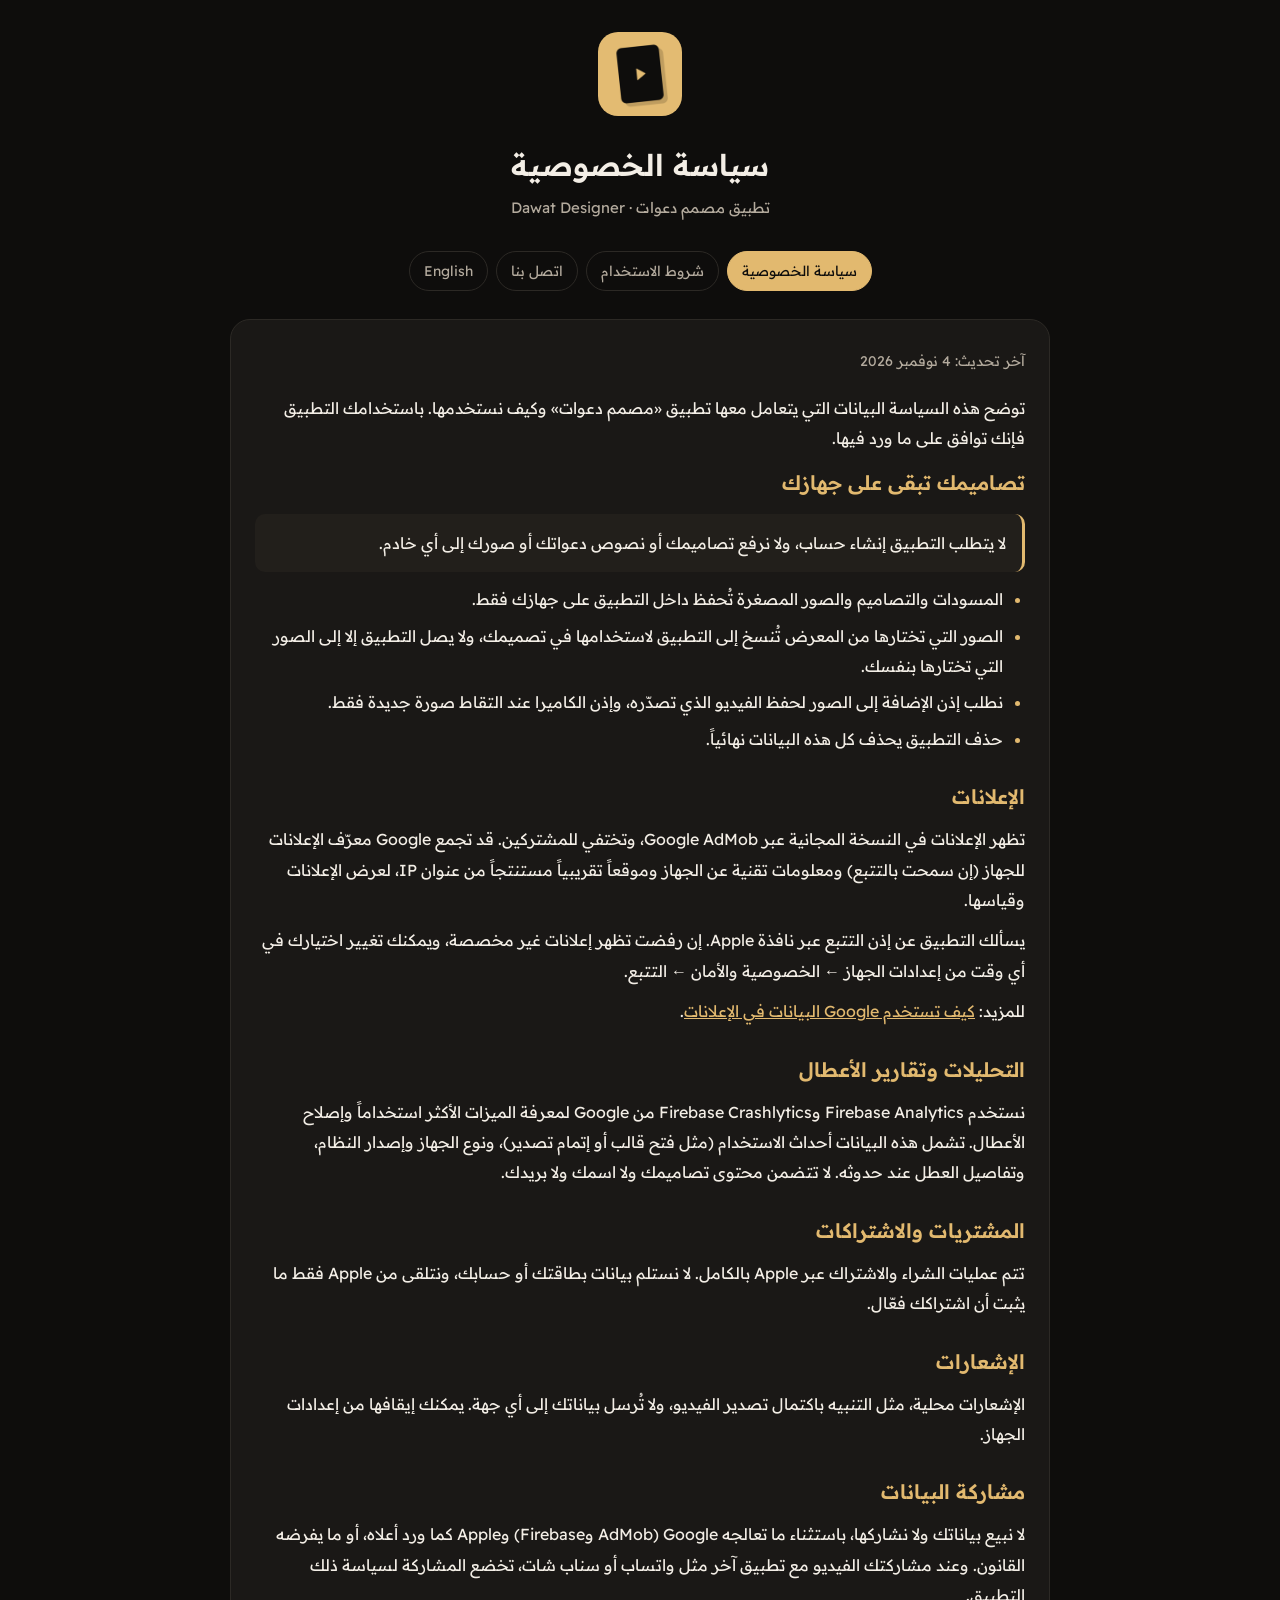
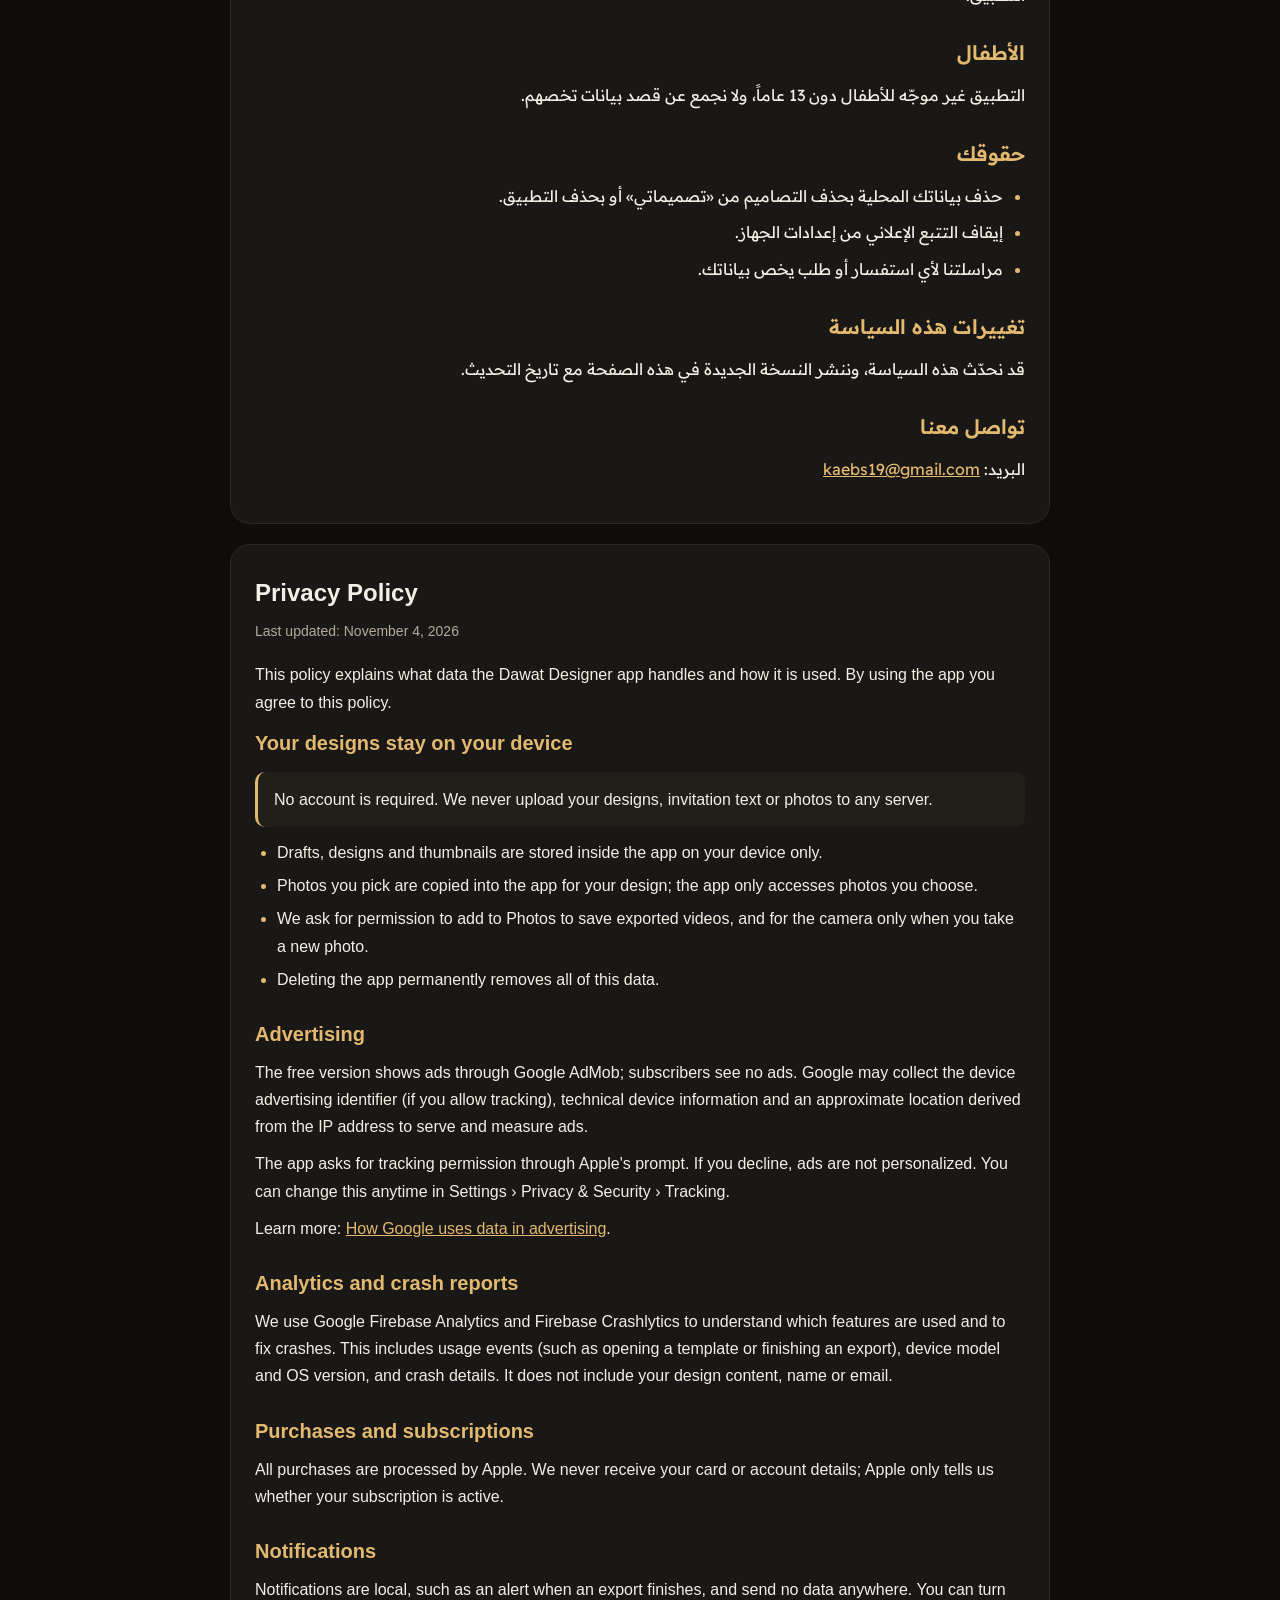
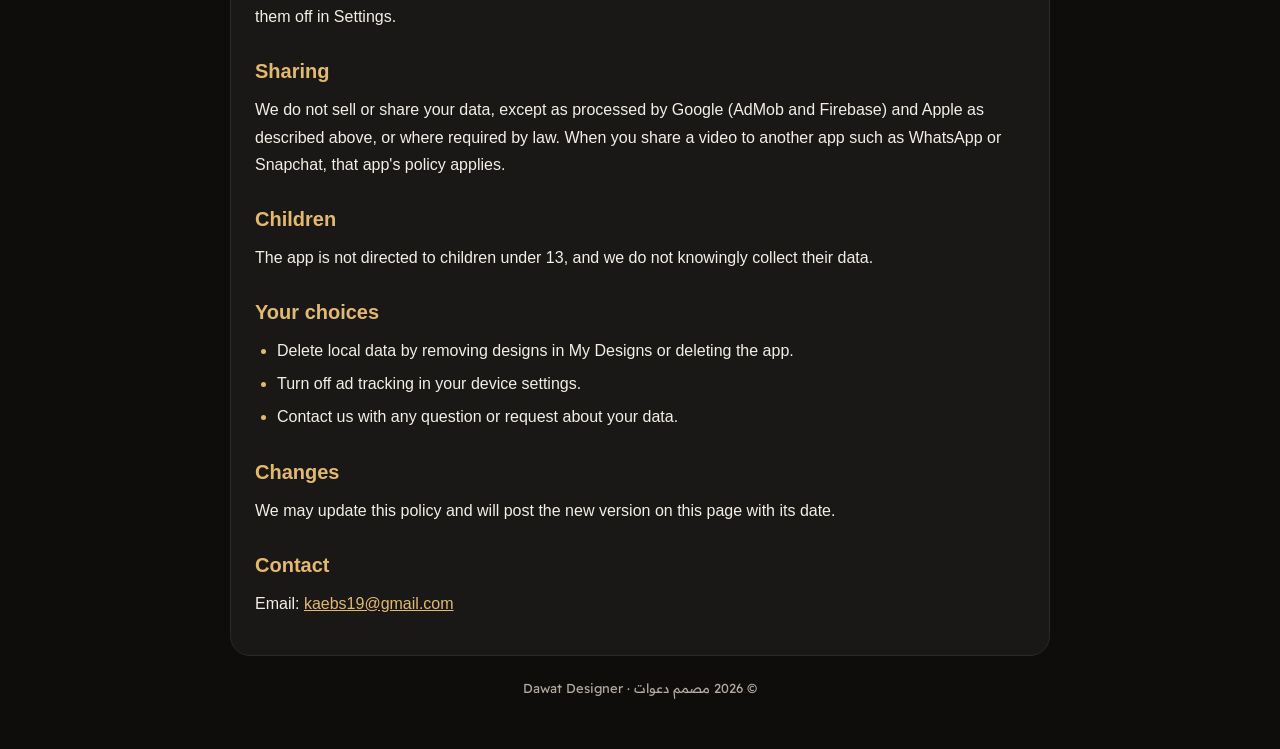
<file: privacy.html>
<!DOCTYPE html>
<html lang="ar" dir="rtl">
<head>
<meta charset="UTF-8">
<meta name="viewport" content="width=device-width, initial-scale=1">
<title>سياسة الخصوصية - مصمم دعوات</title>
<link rel="icon" href="icon.png">
<link rel="preconnect" href="https://fonts.googleapis.com">
<link href="https://fonts.googleapis.com/css2?family=Readex+Pro:wght@400;500;600&display=swap" rel="stylesheet">
<link rel="stylesheet" href="style.css">
</head>
<body>
<main>
  <header>
    <img src="icon.png" alt="مصمم دعوات">
    <h1>سياسة الخصوصية</h1>
    <p>تطبيق مصمم دعوات · Dawat Designer</p>
  </header>

  <nav>
    <a href="privacy" class="active">سياسة الخصوصية</a>
    <a href="terms">شروط الاستخدام</a>
    <a href="support">اتصل بنا</a>
    <a href="#en">English</a>
  </nav>

  <article>
    <p class="updated">آخر تحديث: 4 نوفمبر 2026</p>

    <p>توضح هذه السياسة البيانات التي يتعامل معها تطبيق «مصمم دعوات» وكيف نستخدمها. باستخدامك التطبيق فإنك توافق على ما ورد فيها.</p>

    <h2>تصاميمك تبقى على جهازك</h2>
    <div class="box">لا يتطلب التطبيق إنشاء حساب، ولا نرفع تصاميمك أو نصوص دعواتك أو صورك إلى أي خادم.</div>
    <ul>
      <li>المسودات والتصاميم والصور المصغرة تُحفظ داخل التطبيق على جهازك فقط.</li>
      <li>الصور التي تختارها من المعرض تُنسخ إلى التطبيق لاستخدامها في تصميمك، ولا يصل التطبيق إلا إلى الصور التي تختارها بنفسك.</li>
      <li>نطلب إذن الإضافة إلى الصور لحفظ الفيديو الذي تصدّره، وإذن الكاميرا عند التقاط صورة جديدة فقط.</li>
      <li>حذف التطبيق يحذف كل هذه البيانات نهائياً.</li>
    </ul>

    <h2>الإعلانات</h2>
    <p>تظهر الإعلانات في النسخة المجانية عبر Google AdMob، وتختفي للمشتركين. قد تجمع Google معرّف الإعلانات للجهاز (إن سمحت بالتتبع) ومعلومات تقنية عن الجهاز وموقعاً تقريبياً مستنتجاً من عنوان IP، لعرض الإعلانات وقياسها.</p>
    <p>يسألك التطبيق عن إذن التتبع عبر نافذة Apple. إن رفضت تظهر إعلانات غير مخصصة، ويمكنك تغيير اختيارك في أي وقت من إعدادات الجهاز ← الخصوصية والأمان ← التتبع.</p>
    <p>للمزيد: <a href="https://policies.google.com/technologies/ads" target="_blank" rel="noopener">كيف تستخدم Google البيانات في الإعلانات</a>.</p>

    <h2>التحليلات وتقارير الأعطال</h2>
    <p>نستخدم Firebase Analytics وFirebase Crashlytics من Google لمعرفة الميزات الأكثر استخداماً وإصلاح الأعطال. تشمل هذه البيانات أحداث الاستخدام (مثل فتح قالب أو إتمام تصدير)، ونوع الجهاز وإصدار النظام، وتفاصيل العطل عند حدوثه. لا تتضمن محتوى تصاميمك ولا اسمك ولا بريدك.</p>

    <h2>المشتريات والاشتراكات</h2>
    <p>تتم عمليات الشراء والاشتراك عبر Apple بالكامل. لا نستلم بيانات بطاقتك أو حسابك، ونتلقى من Apple فقط ما يثبت أن اشتراكك فعّال.</p>

    <h2>الإشعارات</h2>
    <p>الإشعارات محلية، مثل التنبيه باكتمال تصدير الفيديو، ولا تُرسل بياناتك إلى أي جهة. يمكنك إيقافها من إعدادات الجهاز.</p>

    <h2>مشاركة البيانات</h2>
    <p>لا نبيع بياناتك ولا نشاركها، باستثناء ما تعالجه Google (AdMob وFirebase) وApple كما ورد أعلاه، أو ما يفرضه القانون. وعند مشاركتك الفيديو مع تطبيق آخر مثل واتساب أو سناب شات، تخضع المشاركة لسياسة ذلك التطبيق.</p>

    <h2>الأطفال</h2>
    <p>التطبيق غير موجّه للأطفال دون 13 عاماً، ولا نجمع عن قصد بيانات تخصهم.</p>

    <h2>حقوقك</h2>
    <ul>
      <li>حذف بياناتك المحلية بحذف التصاميم من «تصميماتي» أو بحذف التطبيق.</li>
      <li>إيقاف التتبع الإعلاني من إعدادات الجهاز.</li>
      <li>مراسلتنا لأي استفسار أو طلب يخص بياناتك.</li>
    </ul>

    <h2>تغييرات هذه السياسة</h2>
    <p>قد نحدّث هذه السياسة، وننشر النسخة الجديدة في هذه الصفحة مع تاريخ التحديث.</p>

    <h2>تواصل معنا</h2>
    <p>البريد: <a href="mailto:kaebs19@gmail.com">kaebs19@gmail.com</a></p>
  </article>

  <article dir="ltr" lang="en" id="en">
    <h1 style="font-size:24px;margin-bottom:6px">Privacy Policy</h1>
    <p class="updated">Last updated: November 4, 2026</p>

    <p>This policy explains what data the Dawat Designer app handles and how it is used. By using the app you agree to this policy.</p>

    <h2>Your designs stay on your device</h2>
    <div class="box">No account is required. We never upload your designs, invitation text or photos to any server.</div>
    <ul>
      <li>Drafts, designs and thumbnails are stored inside the app on your device only.</li>
      <li>Photos you pick are copied into the app for your design; the app only accesses photos you choose.</li>
      <li>We ask for permission to add to Photos to save exported videos, and for the camera only when you take a new photo.</li>
      <li>Deleting the app permanently removes all of this data.</li>
    </ul>

    <h2>Advertising</h2>
    <p>The free version shows ads through Google AdMob; subscribers see no ads. Google may collect the device advertising identifier (if you allow tracking), technical device information and an approximate location derived from the IP address to serve and measure ads.</p>
    <p>The app asks for tracking permission through Apple's prompt. If you decline, ads are not personalized. You can change this anytime in Settings › Privacy &amp; Security › Tracking.</p>
    <p>Learn more: <a href="https://policies.google.com/technologies/ads" target="_blank" rel="noopener">How Google uses data in advertising</a>.</p>

    <h2>Analytics and crash reports</h2>
    <p>We use Google Firebase Analytics and Firebase Crashlytics to understand which features are used and to fix crashes. This includes usage events (such as opening a template or finishing an export), device model and OS version, and crash details. It does not include your design content, name or email.</p>

    <h2>Purchases and subscriptions</h2>
    <p>All purchases are processed by Apple. We never receive your card or account details; Apple only tells us whether your subscription is active.</p>

    <h2>Notifications</h2>
    <p>Notifications are local, such as an alert when an export finishes, and send no data anywhere. You can turn them off in Settings.</p>

    <h2>Sharing</h2>
    <p>We do not sell or share your data, except as processed by Google (AdMob and Firebase) and Apple as described above, or where required by law. When you share a video to another app such as WhatsApp or Snapchat, that app's policy applies.</p>

    <h2>Children</h2>
    <p>The app is not directed to children under 13, and we do not knowingly collect their data.</p>

    <h2>Your choices</h2>
    <ul>
      <li>Delete local data by removing designs in My Designs or deleting the app.</li>
      <li>Turn off ad tracking in your device settings.</li>
      <li>Contact us with any question or request about your data.</li>
    </ul>

    <h2>Changes</h2>
    <p>We may update this policy and will post the new version on this page with its date.</p>

    <h2>Contact</h2>
    <p>Email: <a href="mailto:kaebs19@gmail.com">kaebs19@gmail.com</a></p>
  </article>

  <footer>© 2026 مصمم دعوات · Dawat Designer</footer>
</main>
</body>
</html>
</file>
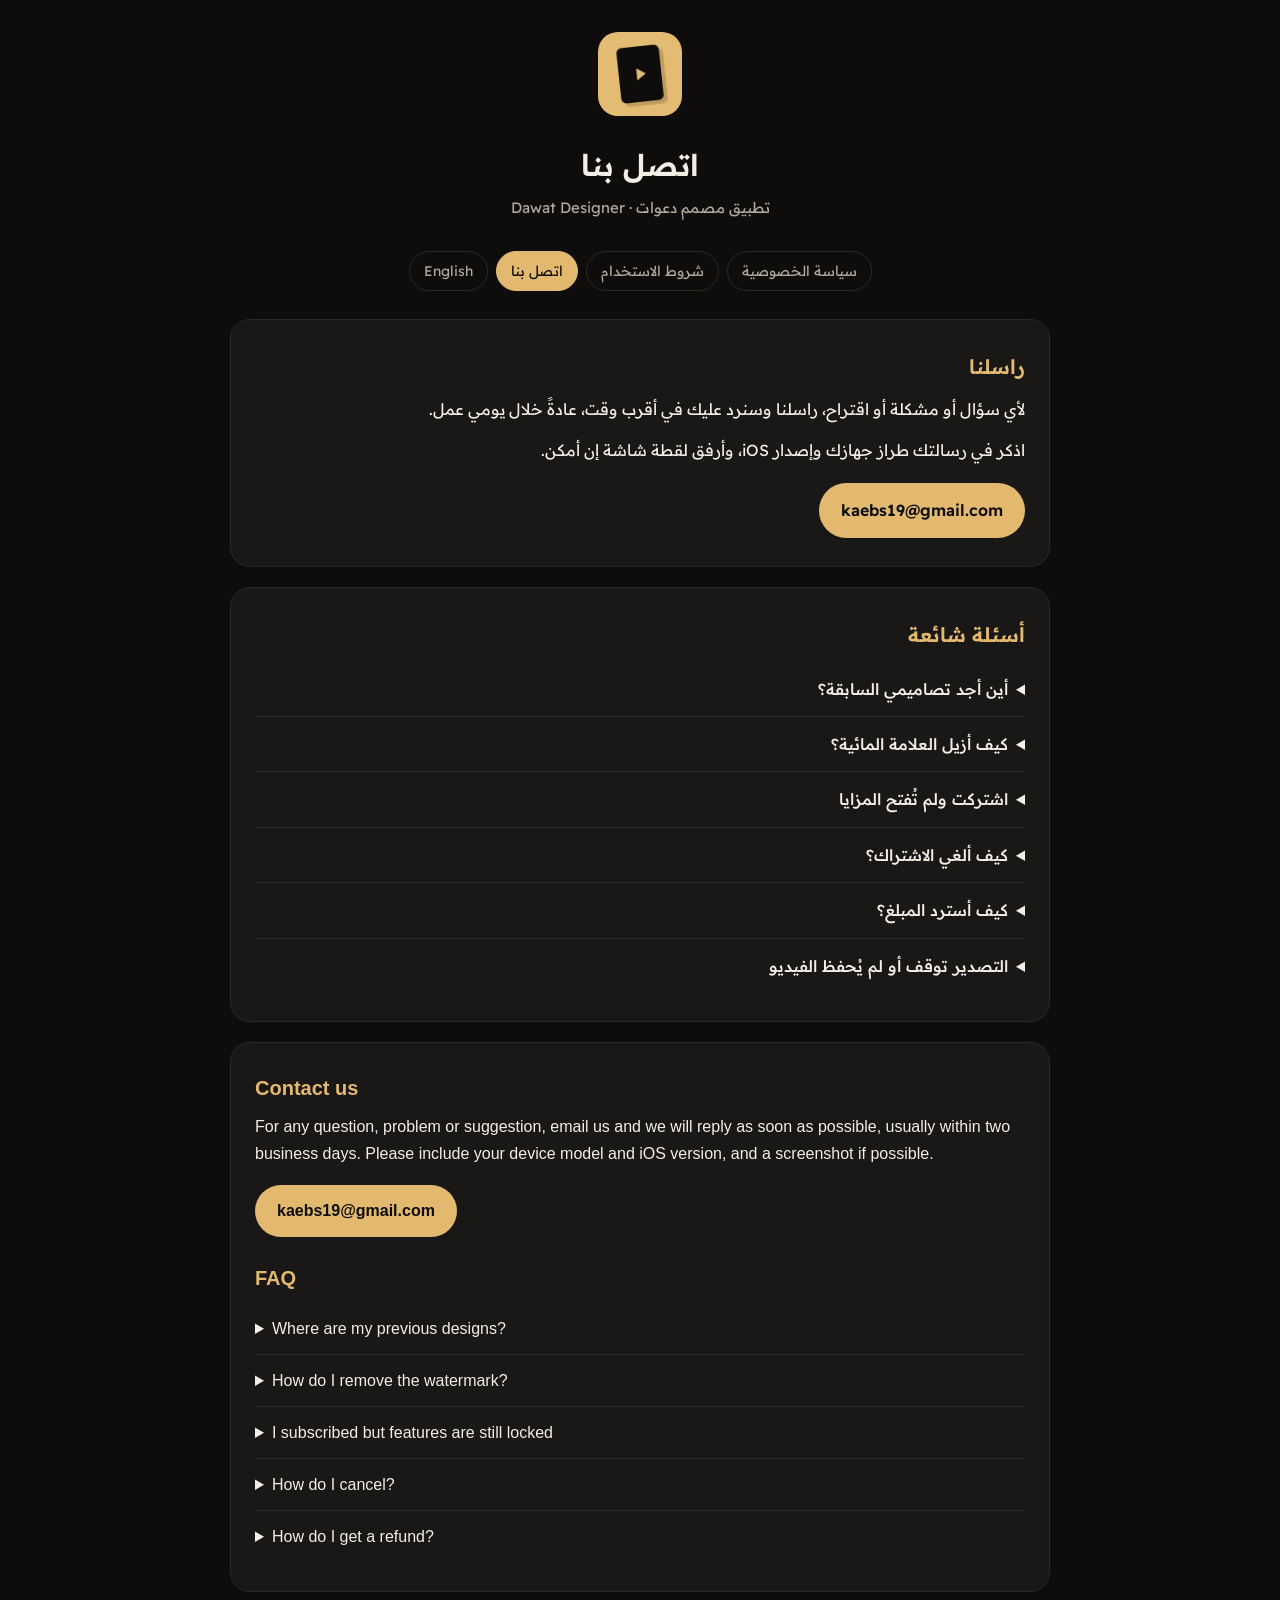
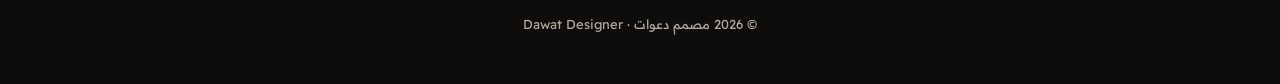
<file: support.html>
<!DOCTYPE html>
<html lang="ar" dir="rtl">
<head>
<meta charset="UTF-8">
<meta name="viewport" content="width=device-width, initial-scale=1">
<title>اتصل بنا - مصمم دعوات</title>
<link rel="icon" href="icon.png">
<link rel="preconnect" href="https://fonts.googleapis.com">
<link href="https://fonts.googleapis.com/css2?family=Readex+Pro:wght@400;500;600&display=swap" rel="stylesheet">
<link rel="stylesheet" href="style.css">
</head>
<body>
<main>
  <header>
    <img src="icon.png" alt="مصمم دعوات">
    <h1>اتصل بنا</h1>
    <p>تطبيق مصمم دعوات · Dawat Designer</p>
  </header>

  <nav>
    <a href="privacy">سياسة الخصوصية</a>
    <a href="terms">شروط الاستخدام</a>
    <a href="support" class="active">اتصل بنا</a>
    <a href="#en">English</a>
  </nav>

  <article>
    <h2>راسلنا</h2>
    <p>لأي سؤال أو مشكلة أو اقتراح، راسلنا وسنرد عليك في أقرب وقت، عادةً خلال يومي عمل.</p>
    <p>اذكر في رسالتك طراز جهازك وإصدار iOS، وأرفق لقطة شاشة إن أمكن.</p>
    <a class="mail" href="mailto:kaebs19@gmail.com?subject=%D9%85%D8%B5%D9%85%D9%85%20%D8%AF%D8%B9%D9%88%D8%A7%D8%AA">kaebs19@gmail.com</a>
  </article>

  <article>
    <h2>أسئلة شائعة</h2>
    <details>
      <summary>أين أجد تصاميمي السابقة؟</summary>
      <p>في تبويب «تصميماتي». يُحفظ كل تعديل تلقائياً، وتبقى التصاميم على جهازك فقط، فحذف التطبيق يحذفها.</p>
    </details>
    <details>
      <summary>كيف أزيل العلامة المائية؟</summary>
      <p>اشترك في Premium، ثم فعّل «إزالة العلامة المائية» من الإعدادات المتقدمة في شاشة التصدير.</p>
    </details>
    <details>
      <summary>اشتركت ولم تُفتح المزايا</summary>
      <p>افتح صفحة الاشتراك واضغط «استعادة المشتريات»، وتأكد أنك مسجل بنفس Apple ID الذي اشتركت به.</p>
    </details>
    <details>
      <summary>كيف ألغي الاشتراك؟</summary>
      <p>من إعدادات الجهاز ← اسمك ← الاشتراكات ← مصمم دعوات. يبقى Premium فعّالاً حتى نهاية الفترة المدفوعة.</p>
    </details>
    <details>
      <summary>كيف أسترد المبلغ؟</summary>
      <p>الاسترداد تديره Apple عبر <a href="https://reportaproblem.apple.com" target="_blank" rel="noopener">reportaproblem.apple.com</a>.</p>
    </details>
    <details>
      <summary>التصدير توقف أو لم يُحفظ الفيديو</summary>
      <p>تأكد من وجود مساحة كافية، ومن السماح للتطبيق بالإضافة إلى الصور من الإعدادات ← مصمم دعوات ← الصور. ابقَ في التطبيق حتى يكتمل التصدير، خاصة بدقة 4K.</p>
    </details>
  </article>

  <article dir="ltr" lang="en" id="en">
    <h2>Contact us</h2>
    <p>For any question, problem or suggestion, email us and we will reply as soon as possible, usually within two business days. Please include your device model and iOS version, and a screenshot if possible.</p>
    <a class="mail" href="mailto:kaebs19@gmail.com?subject=Dawat%20Designer">kaebs19@gmail.com</a>

    <h2>FAQ</h2>
    <details>
      <summary>Where are my previous designs?</summary>
      <p>In the My Designs tab. Every change is saved automatically and stays on your device only, so deleting the app deletes them.</p>
    </details>
    <details>
      <summary>How do I remove the watermark?</summary>
      <p>Subscribe to Premium, then turn on “Remove watermark” in the advanced export settings.</p>
    </details>
    <details>
      <summary>I subscribed but features are still locked</summary>
      <p>Open the subscription screen and tap “Restore Purchases”, using the same Apple ID you subscribed with.</p>
    </details>
    <details>
      <summary>How do I cancel?</summary>
      <p>Settings › your name › Subscriptions › Dawat Designer. Premium stays active until the end of the paid period.</p>
    </details>
    <details>
      <summary>How do I get a refund?</summary>
      <p>Refunds are handled by Apple at <a href="https://reportaproblem.apple.com" target="_blank" rel="noopener">reportaproblem.apple.com</a>.</p>
    </details>
  </article>

  <footer>© 2026 مصمم دعوات · Dawat Designer</footer>
</main>
</body>
</html>
</file>
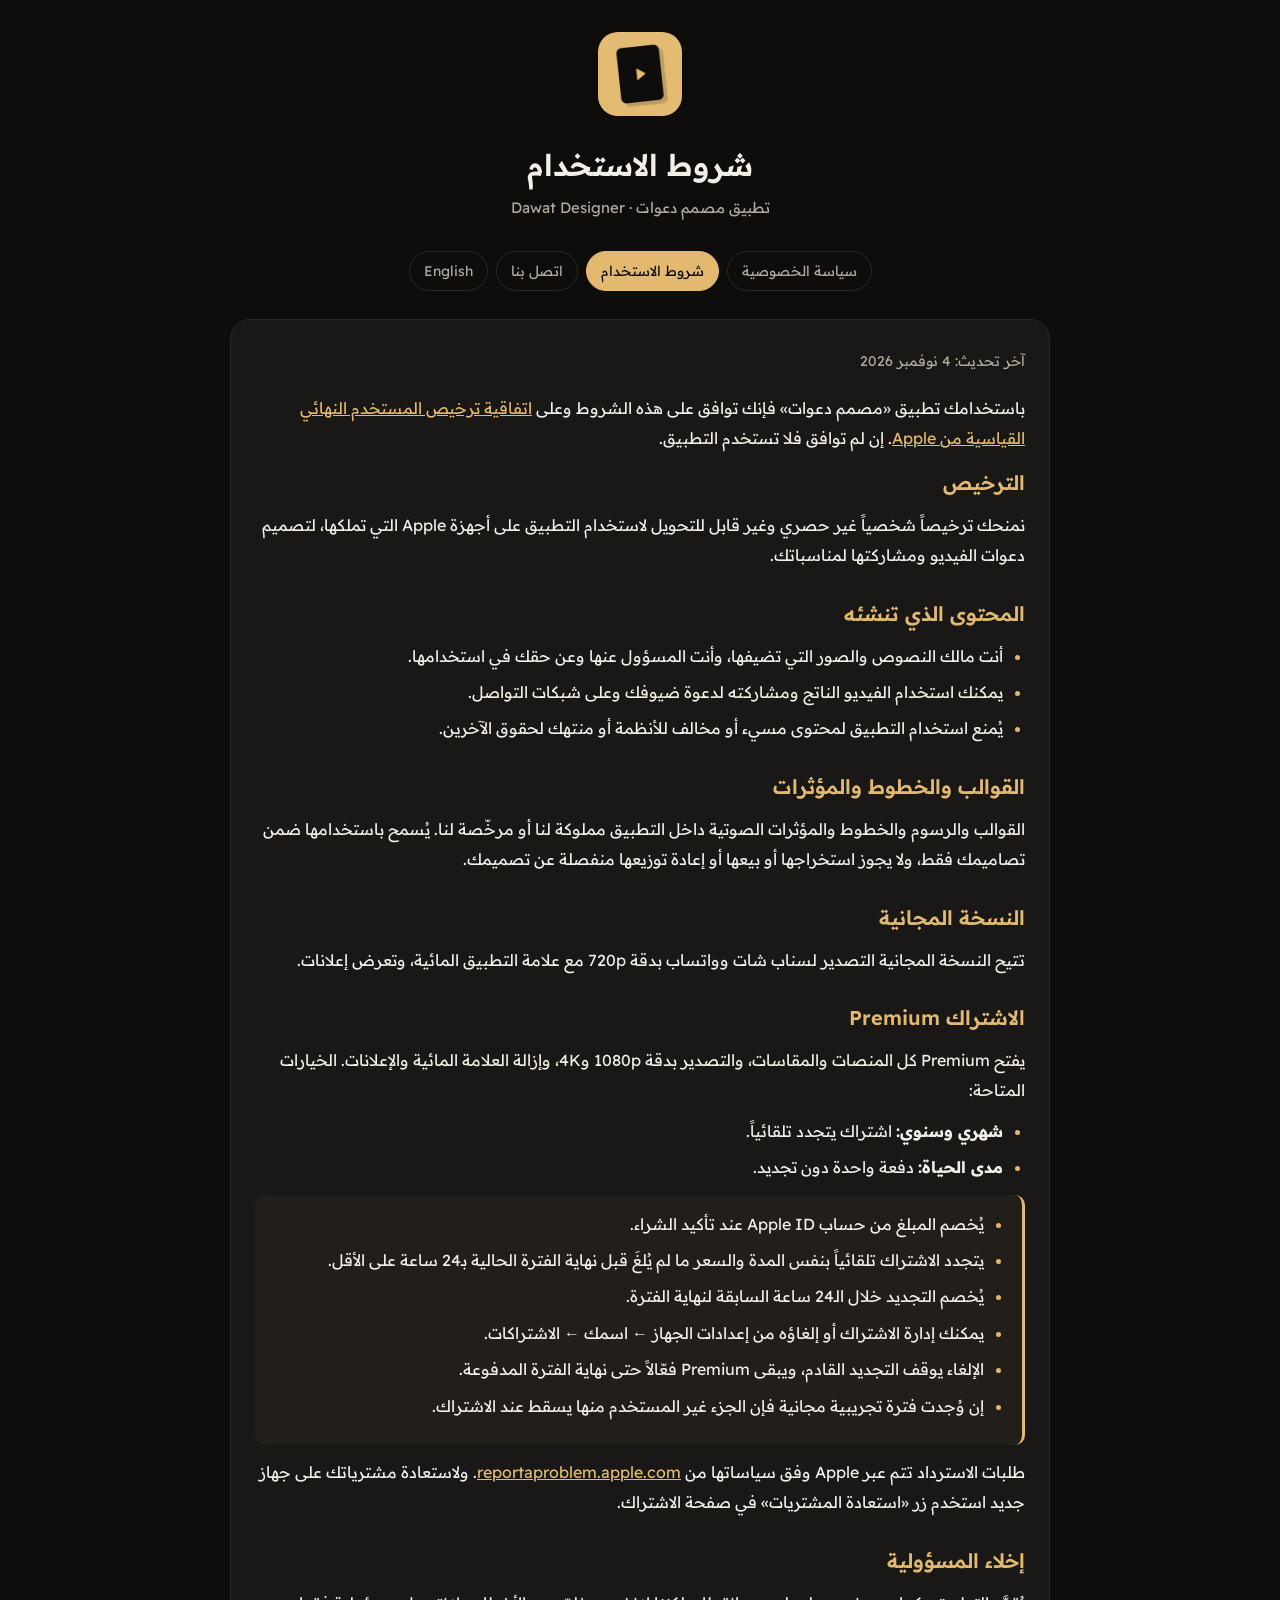
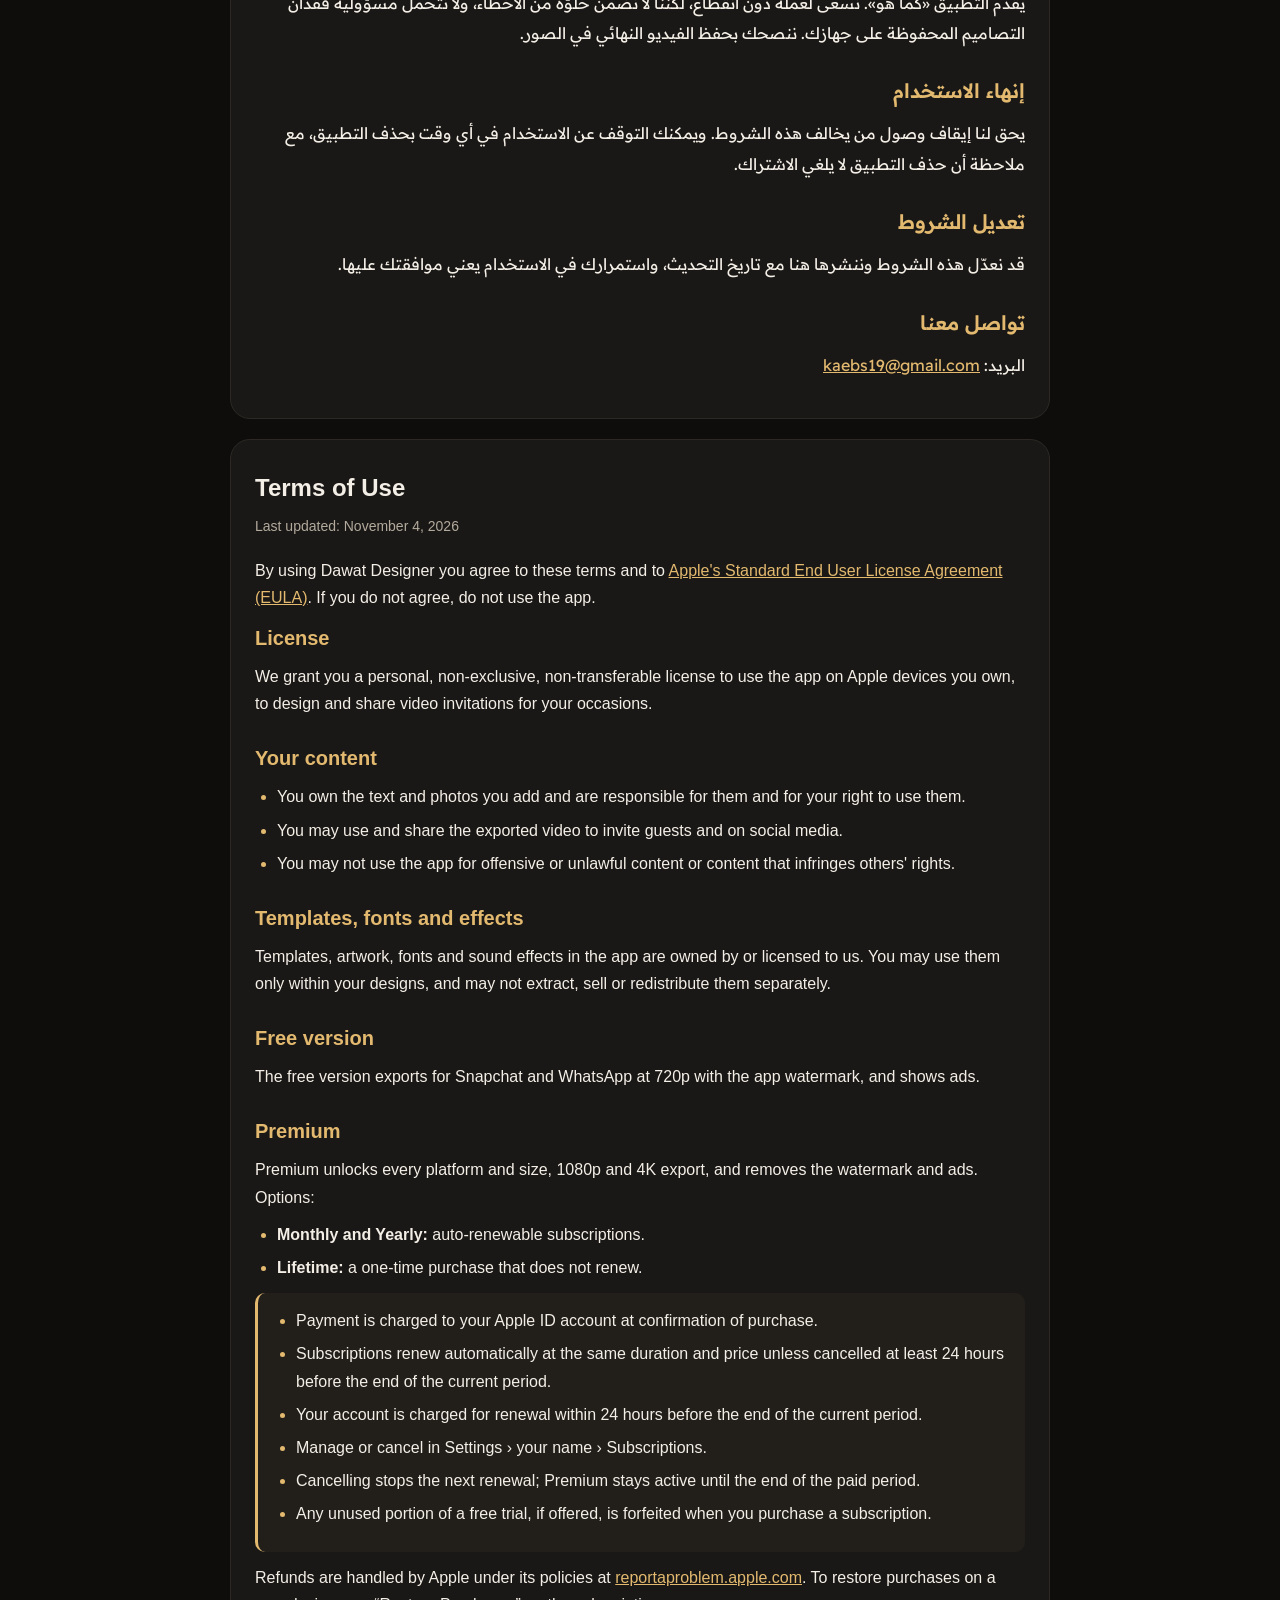
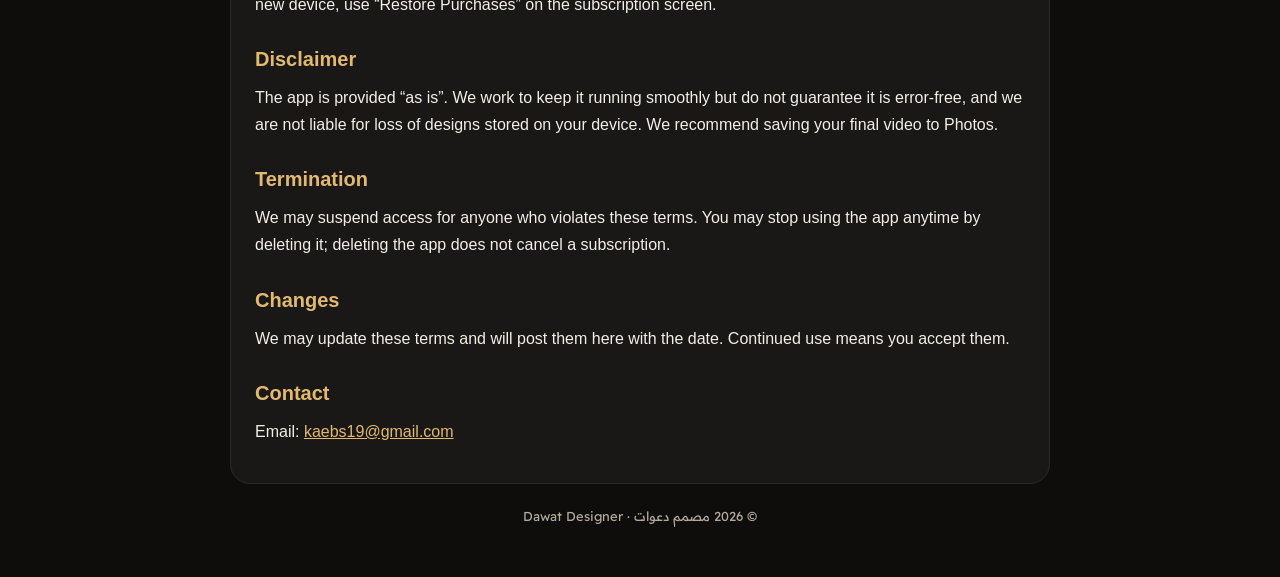
<file: terms.html>
<!DOCTYPE html>
<html lang="ar" dir="rtl">
<head>
<meta charset="UTF-8">
<meta name="viewport" content="width=device-width, initial-scale=1">
<title>شروط الاستخدام - مصمم دعوات</title>
<link rel="icon" href="icon.png">
<link rel="preconnect" href="https://fonts.googleapis.com">
<link href="https://fonts.googleapis.com/css2?family=Readex+Pro:wght@400;500;600&display=swap" rel="stylesheet">
<link rel="stylesheet" href="style.css">
</head>
<body>
<main>
  <header>
    <img src="icon.png" alt="مصمم دعوات">
    <h1>شروط الاستخدام</h1>
    <p>تطبيق مصمم دعوات · Dawat Designer</p>
  </header>

  <nav>
    <a href="privacy">سياسة الخصوصية</a>
    <a href="terms" class="active">شروط الاستخدام</a>
    <a href="support">اتصل بنا</a>
    <a href="#en">English</a>
  </nav>

  <article>
    <p class="updated">آخر تحديث: 4 نوفمبر 2026</p>

    <p>باستخدامك تطبيق «مصمم دعوات» فإنك توافق على هذه الشروط وعلى <a href="https://www.apple.com/legal/internet-services/itunes/dev/stdeula/" target="_blank" rel="noopener">اتفاقية ترخيص المستخدم النهائي القياسية من Apple</a>. إن لم توافق فلا تستخدم التطبيق.</p>

    <h2>الترخيص</h2>
    <p>نمنحك ترخيصاً شخصياً غير حصري وغير قابل للتحويل لاستخدام التطبيق على أجهزة Apple التي تملكها، لتصميم دعوات الفيديو ومشاركتها لمناسباتك.</p>

    <h2>المحتوى الذي تنشئه</h2>
    <ul>
      <li>أنت مالك النصوص والصور التي تضيفها، وأنت المسؤول عنها وعن حقك في استخدامها.</li>
      <li>يمكنك استخدام الفيديو الناتج ومشاركته لدعوة ضيوفك وعلى شبكات التواصل.</li>
      <li>يُمنع استخدام التطبيق لمحتوى مسيء أو مخالف للأنظمة أو منتهك لحقوق الآخرين.</li>
    </ul>

    <h2>القوالب والخطوط والمؤثرات</h2>
    <p>القوالب والرسوم والخطوط والمؤثرات الصوتية داخل التطبيق مملوكة لنا أو مرخّصة لنا. يُسمح باستخدامها ضمن تصاميمك فقط، ولا يجوز استخراجها أو بيعها أو إعادة توزيعها منفصلة عن تصميمك.</p>

    <h2>النسخة المجانية</h2>
    <p>تتيح النسخة المجانية التصدير لسناب شات وواتساب بدقة 720p مع علامة التطبيق المائية، وتعرض إعلانات.</p>

    <h2>الاشتراك Premium</h2>
    <p>يفتح Premium كل المنصات والمقاسات، والتصدير بدقة 1080p و4K، وإزالة العلامة المائية والإعلانات. الخيارات المتاحة:</p>
    <ul>
      <li><strong>شهري وسنوي:</strong> اشتراك يتجدد تلقائياً.</li>
      <li><strong>مدى الحياة:</strong> دفعة واحدة دون تجديد.</li>
    </ul>
    <div class="box">
      <ul>
        <li>يُخصم المبلغ من حساب Apple ID عند تأكيد الشراء.</li>
        <li>يتجدد الاشتراك تلقائياً بنفس المدة والسعر ما لم يُلغَ قبل نهاية الفترة الحالية بـ24 ساعة على الأقل.</li>
        <li>يُخصم التجديد خلال الـ24 ساعة السابقة لنهاية الفترة.</li>
        <li>يمكنك إدارة الاشتراك أو إلغاؤه من إعدادات الجهاز ← اسمك ← الاشتراكات.</li>
        <li>الإلغاء يوقف التجديد القادم، ويبقى Premium فعّالاً حتى نهاية الفترة المدفوعة.</li>
        <li>إن وُجدت فترة تجريبية مجانية فإن الجزء غير المستخدم منها يسقط عند الاشتراك.</li>
      </ul>
    </div>
    <p>طلبات الاسترداد تتم عبر Apple وفق سياساتها من <a href="https://reportaproblem.apple.com" target="_blank" rel="noopener">reportaproblem.apple.com</a>. ولاستعادة مشترياتك على جهاز جديد استخدم زر «استعادة المشتريات» في صفحة الاشتراك.</p>

    <h2>إخلاء المسؤولية</h2>
    <p>يُقدَّم التطبيق «كما هو». نسعى لعمله دون انقطاع، لكننا لا نضمن خلوّه من الأخطاء، ولا نتحمل مسؤولية فقدان التصاميم المحفوظة على جهازك. ننصحك بحفظ الفيديو النهائي في الصور.</p>

    <h2>إنهاء الاستخدام</h2>
    <p>يحق لنا إيقاف وصول من يخالف هذه الشروط. ويمكنك التوقف عن الاستخدام في أي وقت بحذف التطبيق، مع ملاحظة أن حذف التطبيق لا يلغي الاشتراك.</p>

    <h2>تعديل الشروط</h2>
    <p>قد نعدّل هذه الشروط وننشرها هنا مع تاريخ التحديث، واستمرارك في الاستخدام يعني موافقتك عليها.</p>

    <h2>تواصل معنا</h2>
    <p>البريد: <a href="mailto:kaebs19@gmail.com">kaebs19@gmail.com</a></p>
  </article>

  <article dir="ltr" lang="en" id="en">
    <h1 style="font-size:24px;margin-bottom:6px">Terms of Use</h1>
    <p class="updated">Last updated: November 4, 2026</p>

    <p>By using Dawat Designer you agree to these terms and to <a href="https://www.apple.com/legal/internet-services/itunes/dev/stdeula/" target="_blank" rel="noopener">Apple's Standard End User License Agreement (EULA)</a>. If you do not agree, do not use the app.</p>

    <h2>License</h2>
    <p>We grant you a personal, non-exclusive, non-transferable license to use the app on Apple devices you own, to design and share video invitations for your occasions.</p>

    <h2>Your content</h2>
    <ul>
      <li>You own the text and photos you add and are responsible for them and for your right to use them.</li>
      <li>You may use and share the exported video to invite guests and on social media.</li>
      <li>You may not use the app for offensive or unlawful content or content that infringes others' rights.</li>
    </ul>

    <h2>Templates, fonts and effects</h2>
    <p>Templates, artwork, fonts and sound effects in the app are owned by or licensed to us. You may use them only within your designs, and may not extract, sell or redistribute them separately.</p>

    <h2>Free version</h2>
    <p>The free version exports for Snapchat and WhatsApp at 720p with the app watermark, and shows ads.</p>

    <h2>Premium</h2>
    <p>Premium unlocks every platform and size, 1080p and 4K export, and removes the watermark and ads. Options:</p>
    <ul>
      <li><strong>Monthly and Yearly:</strong> auto-renewable subscriptions.</li>
      <li><strong>Lifetime:</strong> a one-time purchase that does not renew.</li>
    </ul>
    <div class="box">
      <ul>
        <li>Payment is charged to your Apple ID account at confirmation of purchase.</li>
        <li>Subscriptions renew automatically at the same duration and price unless cancelled at least 24 hours before the end of the current period.</li>
        <li>Your account is charged for renewal within 24 hours before the end of the current period.</li>
        <li>Manage or cancel in Settings › your name › Subscriptions.</li>
        <li>Cancelling stops the next renewal; Premium stays active until the end of the paid period.</li>
        <li>Any unused portion of a free trial, if offered, is forfeited when you purchase a subscription.</li>
      </ul>
    </div>
    <p>Refunds are handled by Apple under its policies at <a href="https://reportaproblem.apple.com" target="_blank" rel="noopener">reportaproblem.apple.com</a>. To restore purchases on a new device, use “Restore Purchases” on the subscription screen.</p>

    <h2>Disclaimer</h2>
    <p>The app is provided “as is”. We work to keep it running smoothly but do not guarantee it is error-free, and we are not liable for loss of designs stored on your device. We recommend saving your final video to Photos.</p>

    <h2>Termination</h2>
    <p>We may suspend access for anyone who violates these terms. You may stop using the app anytime by deleting it; deleting the app does not cancel a subscription.</p>

    <h2>Changes</h2>
    <p>We may update these terms and will post them here with the date. Continued use means you accept them.</p>

    <h2>Contact</h2>
    <p>Email: <a href="mailto:kaebs19@gmail.com">kaebs19@gmail.com</a></p>
  </article>

  <footer>© 2026 مصمم دعوات · Dawat Designer</footer>
</main>
</body>
</html>
</file>
<file: style.css>
:root {
  --bg: #0e0d0c;
  --surface: #1a1816;
  --line: #2c2925;
  --text: #f3eee6;
  --muted: #b3aa9d;
  --gold: #e2b96f;
}

* { box-sizing: border-box; margin: 0; padding: 0; }

body {
  background: var(--bg);
  color: var(--text);
  font-family: "Readex Pro", -apple-system, BlinkMacSystemFont, "Segoe UI", Tahoma, sans-serif;
  line-height: 1.9;
  padding: 32px 16px 48px;
}

main { max-width: 820px; margin: 0 auto; }

header { text-align: center; margin-bottom: 28px; }
header img { width: 84px; height: 84px; border-radius: 20px; margin-bottom: 12px; }
header h1 { font-size: 30px; font-weight: 600; }
header p { color: var(--muted); font-size: 15px; }

nav {
  display: flex; flex-wrap: wrap; gap: 8px; justify-content: center;
  margin-bottom: 28px;
}
nav a {
  color: var(--muted); text-decoration: none; font-size: 14px;
  border: 1px solid var(--line); border-radius: 999px; padding: 6px 14px;
}
nav a.active, nav a:hover { color: var(--bg); background: var(--gold); border-color: var(--gold); }

article {
  background: var(--surface); border: 1px solid var(--line); border-radius: 20px;
  padding: 28px 24px; margin-bottom: 20px;
}
article[dir="ltr"] { font-family: -apple-system, BlinkMacSystemFont, "Segoe UI", Helvetica, sans-serif; line-height: 1.7; }

.updated { color: var(--muted); font-size: 14px; margin-bottom: 18px; }

h2 { color: var(--gold); font-size: 20px; font-weight: 600; margin: 24px 0 8px; }
h2:first-of-type { margin-top: 0; }
p { color: var(--text); margin-bottom: 10px; }
ul { padding-inline-start: 22px; margin-bottom: 10px; }
li { margin-bottom: 6px; }
li::marker { color: var(--gold); }
a { color: var(--gold); }

.box {
  border-inline-start: 3px solid var(--gold); background: #221f1b;
  border-radius: 10px; padding: 14px 16px; margin: 12px 0;
}

.mail {
  display: inline-block; margin-top: 8px; padding: 12px 22px; border-radius: 999px;
  background: var(--gold); color: var(--bg); font-weight: 600; text-decoration: none;
}

details { border-top: 1px solid var(--line); padding: 12px 0; }
details:first-of-type { border-top: 0; }
summary { cursor: pointer; font-weight: 500; }
details p { color: var(--muted); margin-top: 8px; }

footer { text-align: center; color: var(--muted); font-size: 13px; margin-top: 12px; }

@media (max-width: 600px) {
  header h1 { font-size: 24px; }
  article { padding: 22px 18px; }
}
</file>
